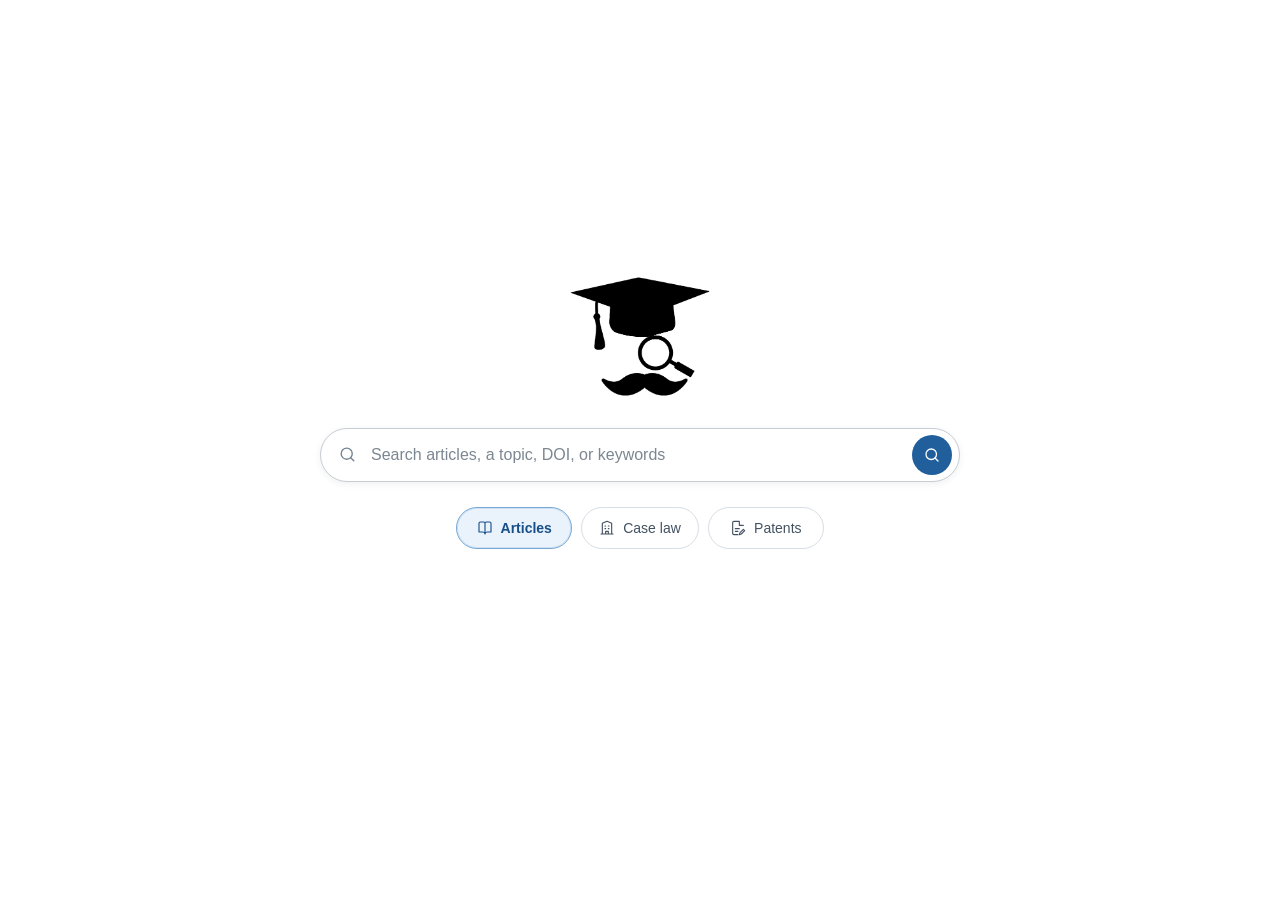
<file: index.html>
<!doctype html>
<html lang="en">
<head>
  <meta charset="utf-8">
  <meta name="viewport" content="width=device-width, initial-scale=1">
  <meta name="color-scheme" content="light">
  <meta name="theme-color" content="#f4f6f8">
  <meta name="description" content="Search scholarly articles, authors, journals, institutions, citations, and open-access research across academic indexes.">
  <meta property="og:title" content="Acadia — Scholarly Search">
  <meta property="og:description" content="Find research, follow citations, build a library, and export citations.">
  <meta property="og:type" content="website">
  <link rel="icon" type="image/png" href="/assets/logo.png">
  <link rel="apple-touch-icon" href="/assets/logo.png">
  <link rel="manifest" href="/site.webmanifest">
  <link rel="stylesheet" href="/styles.css">
  <title>Acadia — Scholarly Search</title>
  <script defer src="/app.js"></script>
</head>
<body>
  <svg class="icon-sprite" xmlns="http://www.w3.org/2000/svg" aria-hidden="true" focusable="false">
    <symbol id="icon-search" viewBox="0 0 24 24"><circle cx="11" cy="11" r="7"/><path d="m20 20-4-4"/></symbol>
    <symbol id="icon-sliders" viewBox="0 0 24 24"><path d="M4 6h9M17 6h3M4 12h3M11 12h9M4 18h9M17 18h3"/><circle cx="15" cy="6" r="2"/><circle cx="9" cy="12" r="2"/><circle cx="15" cy="18" r="2"/></symbol>
    <symbol id="icon-circle-help" viewBox="0 0 24 24"><circle cx="12" cy="12" r="9"/><path d="M9.6 9a2.5 2.5 0 1 1 4.2 1.8c-1.1.9-1.8 1.2-1.8 2.7M12 17h.01"/></symbol>
    <symbol id="icon-bell" viewBox="0 0 24 24"><path d="M18 8a6 6 0 0 0-12 0c0 7-3 7-3 9h18c0-2-3-2-3-9M10 21h4"/></symbol>
    <symbol id="icon-info" viewBox="0 0 24 24"><circle cx="12" cy="12" r="9"/><path d="M12 11v5M12 8h.01"/></symbol>
    <symbol id="icon-link" viewBox="0 0 24 24"><path d="M10 13a5 5 0 0 0 7.1 0l2-2a5 5 0 0 0-7.1-7.1L11 5"/><path d="M14 11a5 5 0 0 0-7.1 0l-2 2a5 5 0 0 0 7.1 7.1L13 19"/></symbol>
    <symbol id="icon-file-text" viewBox="0 0 24 24"><path d="M14 2H6a2 2 0 0 0-2 2v16a2 2 0 0 0 2 2h12a2 2 0 0 0 2-2V8z"/><path d="M14 2v6h6M8 13h8M8 17h8"/></symbol>
    <symbol id="icon-bookmark" viewBox="0 0 24 24"><path d="M6 4a2 2 0 0 1 2-2h8a2 2 0 0 1 2 2v18l-6-4-6 4z"/></symbol>
    <symbol id="icon-bookmark-check" viewBox="0 0 24 24"><path d="M6 4a2 2 0 0 1 2-2h8a2 2 0 0 1 2 2v18l-6-4-6 4z"/><path d="m9 10 2 2 4-4"/></symbol>
    <symbol id="icon-quote" viewBox="0 0 24 24"><path d="M3 11h7v7H3zM14 11h7v7h-7z"/><path d="M3 11c0-4 2-6 6-7M14 11c0-4 2-6 6-7"/></symbol>
    <symbol id="icon-align-left" viewBox="0 0 24 24"><path d="M4 6h16M4 10h11M4 14h16M4 18h11"/></symbol>
    <symbol id="icon-network" viewBox="0 0 24 24"><circle cx="5" cy="6" r="2"/><circle cx="19" cy="6" r="2"/><circle cx="12" cy="18" r="2"/><path d="m7 7 4 9M17 7l-4 9M7 6h10"/></symbol>
    <symbol id="icon-layers" viewBox="0 0 24 24"><path d="m12 3 9 5-9 5-9-5zM3 12l9 5 9-5M3 16l9 5 9-5"/></symbol>
    <symbol id="icon-file-down" viewBox="0 0 24 24"><path d="M14 2H6a2 2 0 0 0-2 2v16a2 2 0 0 0 2 2h12a2 2 0 0 0 2-2V8zM14 2v6h6"/><path d="M12 11v7m-3-3 3 3 3-3"/></symbol>
    <symbol id="icon-unlock" viewBox="0 0 24 24"><rect x="4" y="10" width="16" height="11" rx="2"/><path d="M8 10V7a4 4 0 0 1 7.7-1.5"/></symbol>
    <symbol id="icon-database" viewBox="0 0 24 24"><ellipse cx="12" cy="5" rx="8" ry="3"/><path d="M4 5v14c0 1.7 3.6 3 8 3s8-1.3 8-3V5M4 12c0 1.7 3.6 3 8 3s8-1.3 8-3"/></symbol>
    <symbol id="icon-file-pen" viewBox="0 0 24 24"><path d="M14 2H6a2 2 0 0 0-2 2v16a2 2 0 0 0 2 2h6M14 2v6h6M8 13h6M8 17h4"/><path d="m15 19 5-5 2 2-5 5-3 1z"/></symbol>
    <symbol id="icon-external-link" viewBox="0 0 24 24"><path d="M14 3h7v7M21 3l-9 9"/><path d="M19 13v6a2 2 0 0 1-2 2H5a2 2 0 0 1-2-2V7a2 2 0 0 1 2-2h6"/></symbol>
    <symbol id="icon-user-round" viewBox="0 0 24 24"><circle cx="12" cy="8" r="4"/><path d="M4 21a8 8 0 0 1 16 0"/></symbol>
    <symbol id="icon-building" viewBox="0 0 24 24"><path d="M3 21h18M5 21V5l7-3 7 3v16M9 9h1M14 9h1M9 13h1M14 13h1M10 21v-4h4v4"/></symbol>
    <symbol id="icon-globe" viewBox="0 0 24 24"><circle cx="12" cy="12" r="9"/><path d="M3 12h18M12 3a15 15 0 0 1 0 18M12 3a15 15 0 0 0 0 18"/></symbol>
    <symbol id="icon-check" viewBox="0 0 24 24"><path d="m5 12 4 4L19 6"/></symbol>
    <symbol id="icon-trash" viewBox="0 0 24 24"><path d="M3 6h18M8 6V4h8v2M6 6l1 15h10l1-15M10 10v7M14 10v7"/></symbol>
    <symbol id="icon-book-open" viewBox="0 0 24 24"><path d="M12 7v14M3 5a2 2 0 0 1 2-2h5a2 2 0 0 1 2 2v16c0-2-2-3-4-3H3zM21 5a2 2 0 0 0-2-2h-5a2 2 0 0 0-2 2v16c0-2 2-3 4-3h5z"/></symbol>
    <symbol id="icon-clock" viewBox="0 0 24 24"><circle cx="12" cy="12" r="9"/><path d="M12 7v5l3 2"/></symbol>
  </svg>

  <header id="site-header" class="site-header">
    <a class="brand" href="/" aria-label="Acadia scholarly search">
      <img src="/assets/logo.png" alt="" width="42" height="42">
      <span class="brand-copy"><strong>Acadia</strong><small>trust the web here.</small></span>
    </a>
    <form id="search-form" class="search-form" role="search">
      <label class="sr-only" for="query">Search research</label>
      <input id="query" name="q" type="search" list="recent-searches" placeholder="Search articles, authors, topics, DOI…" autocomplete="off" maxlength="400" spellcheck="false">
      <datalist id="recent-searches"></datalist>
      <button id="clear-query" class="icon-button clear-query" type="button" aria-label="Clear search" title="Clear search">×</button>
      <button class="search-submit" type="submit"><svg class="ui-icon" aria-hidden="true"><use href="#icon-search"></use></svg><span>Search</span></button>
    </form>
    <button id="advanced-toggle" class="header-link" type="button" title="Show advanced search fields" aria-expanded="false" aria-controls="advanced-panel"><svg class="ui-icon" aria-hidden="true"><use href="#icon-sliders"></use></svg><span>Advanced</span></button>
    <button id="research-guide" class="header-link" type="button" title="Learn what search options, indicators, and research terms mean"><svg class="ui-icon" aria-hidden="true"><use href="#icon-circle-help"></use></svg><span>Guide</span></button>
    <a class="header-link information-shortcut" href="/information/" title="Open the color key and plain-language research glossary"><svg class="ui-icon" aria-hidden="true"><use href="#icon-info"></use></svg><span>Color key</span></a>
    <button id="alerts-shortcut" class="header-link" type="button" title="Research alerts"><svg class="ui-icon" aria-hidden="true"><use href="#icon-bell"></use></svg><span>Alerts</span></button>
  </header>

  <main id="landing-shell" class="landing-shell" aria-label="Search Acadia">
    <a class="landing-logo-link" href="/" aria-label="Acadia home">
      <img class="landing-logo" src="/assets/logo.png" alt="Acadia research logo" width="150" height="129">
    </a>
    <form id="landing-search-form" class="landing-search-form" role="search">
      <label class="sr-only" for="landing-query">Search scholarly articles, case law, or patents</label>
      <div class="landing-search-box">
        <svg class="ui-icon" aria-hidden="true"><use href="#icon-search"></use></svg>
        <input id="landing-query" name="q" type="search" placeholder="Search articles, a topic, DOI, or keywords" maxlength="400" autocomplete="off" spellcheck="false">
        <button class="landing-submit" type="submit" aria-label="Search"><svg class="ui-icon" aria-hidden="true"><use href="#icon-search"></use></svg><span class="sr-only">Search</span></button>
      </div>
    </form>
    <div class="landing-modes" role="radiogroup" aria-label="Choose what to search">
      <button class="landing-mode is-selected" type="button" role="radio" aria-checked="true" data-landing-mode="articles"><svg class="ui-icon" aria-hidden="true"><use href="#icon-book-open"></use></svg><span>Articles</span></button>
      <button class="landing-mode" type="button" role="radio" aria-checked="false" data-landing-mode="cases"><svg class="ui-icon" aria-hidden="true"><use href="#icon-building"></use></svg><span>Case law</span></button>
      <button class="landing-mode" type="button" role="radio" aria-checked="false" data-landing-mode="patents"><svg class="ui-icon" aria-hidden="true"><use href="#icon-file-pen"></use></svg><span>Patents</span></button>
    </div>
  </main>

  <nav id="primary-nav" class="primary-nav" aria-label="Research tools">
    <div class="nav-inner" id="view-nav">
      <button class="nav-item active" data-view="articles" type="button">Articles</button>
      <button class="nav-item" data-view="authors" type="button">Authors</button>
      <button class="nav-item" data-view="journals" type="button">Journals</button>
      <button class="nav-item" data-view="institutions" type="button">Institutions</button>
      <span class="nav-divider" aria-hidden="true"></span>
      <button class="nav-item" data-view="library" type="button">My library <span id="library-count" class="count-pill">0</span></button>
      <button class="nav-item" data-view="alerts" type="button">Alerts</button>
      <button class="nav-item" data-view="history" type="button">History</button>
      <button class="nav-item" data-view="metrics" type="button">My research</button>
      <span class="nav-spacer"></span>
      <button class="nav-item external-nav" data-view="patents" type="button">Patents ↗</button>
      <button class="nav-item external-nav" data-view="cases" type="button">Case law ↗</button>
    </div>
  </nav>

  <main id="page-shell" class="page-shell">
    <section class="intro-row" id="intro-row">
      <div>
        <div class="eyebrow">RESEARCH TOOLS</div>
        <h1 id="page-title">Authors</h1>
        <p id="page-description">Explore researcher profiles, publication activity, and affiliations.</p>
      </div>
    </section>

    <section id="advanced-panel" class="advanced-panel" hidden>
      <div class="advanced-grid">
        <label>Exact phrase<input id="advanced-phrase" type="text" placeholder="e.g. retrieval augmented generation" maxlength="300"></label>
        <label>Author<input id="advanced-author" type="text" placeholder="Author name" maxlength="160"></label>
        <label>Publication / journal<input id="advanced-publication" type="text" placeholder="Journal or conference" maxlength="180"></label>
        <label>Exclude words<input id="advanced-exclude" type="text" placeholder="term1, term2" maxlength="240"></label>
        <label>Search within<select id="advanced-field"><option value="all">All fields</option><option value="title">Title only</option></select></label>
        <label>Result type<select id="advanced-type"><option value="">Any type</option><option value="article">Journal article</option><option value="review">Review</option><option value="preprint">Preprint</option><option value="book">Book</option><option value="book-chapter">Book chapter</option><option value="dissertation">Thesis / dissertation</option><option value="conference-paper">Conference paper</option><option value="dataset">Dataset</option></select></label>
      </div>
      <div class="advanced-footer"><p>Advanced fields narrow metadata searches where the index supports them. Use DOI search for an exact record.</p><button id="advanced-apply" class="small-primary" type="button">Apply fields</button></div>
    </section>

    <div id="status-line" class="status-line" role="status" aria-live="polite"></div>

    <div class="research-layout">
      <aside id="filter-panel" class="filter-panel" aria-label="Search filters">
        <div class="filter-head"><strong>Refine results</strong><button id="reset-filters" class="text-button" type="button">Reset</button></div>
        <div class="filter-group">
          <label for="year-from">Publication year</label>
          <div class="year-range"><input id="year-from" type="number" min="1600" max="2100" placeholder="From" inputmode="numeric"><span>to</span><input id="year-to" type="number" min="1600" max="2100" placeholder="To" inputmode="numeric"></div>
        </div>
        <div class="filter-group">
          <label for="sort-mode">Sort results</label>
          <select id="sort-mode"><option value="relevance">Relevance</option><option value="recent">Newest first</option><option value="cited">Most cited</option></select>
        </div>
        <div class="filter-group">
          <label for="type-filter">Publication type</label>
          <select id="type-filter"><option value="">All types</option><option value="article">Journal article</option><option value="review">Review</option><option value="preprint">Preprint</option><option value="book">Book</option><option value="book-chapter">Book chapter</option><option value="dissertation">Thesis / dissertation</option><option value="conference-paper">Conference paper</option><option value="dataset">Dataset</option></select>
        </div>
        <div class="filter-group">
          <label for="min-citations">Minimum citations</label>
          <select id="min-citations"><option value="0">Any</option><option value="10">10+</option><option value="50">50+</option><option value="100">100+</option><option value="500">500+</option><option value="1000">1,000+</option></select>
        </div>
        <div class="filter-group website-filter">
          <label for="domain-filter">Limit to websites <span class="inline-help" tabindex="0" title="Only show records with a matching publisher, repository, or PDF domain." aria-label="Website filter help">?</span></label>
          <input id="domain-filter" type="text" inputmode="url" autocomplete="off" placeholder="nature.com, arxiv.org, .gov" aria-describedby="domain-filter-help" maxlength="300">
          <p id="domain-filter-help" class="filter-help">Comma-separated domains. This filters the records returned by the indexes using their available landing-page and PDF links.</p>
        </div>
        <div class="filter-group checks">
          <label class="check-line"><input id="open-access" type="checkbox"><span>Open access only</span></label>
          <label class="check-line"><input id="with-abstract" type="checkbox"><span>Has abstract</span></label>
        </div>
        <button id="apply-filters" class="filter-apply" type="button">Apply filters</button>
        <div class="filter-note"><span class="info-dot" aria-hidden="true">i</span><p>Coverage varies by index. Citation counts are database-specific and may differ from publisher totals.</p></div>
      </aside>

      <section id="content-column" class="content-column" aria-label="Search results">
        <div id="results-toolbar" class="results-toolbar" hidden>
          <div><strong id="results-heading">Results</strong><span id="results-subheading"></span></div>
          <div class="toolbar-actions">
            <button id="create-alert" class="plain-button compact" type="button">＋ Create alert</button>
            <button id="export-selected" class="plain-button compact" type="button" disabled>Export selected <span id="selected-count">0</span></button>
          </div>
        </div>
        <div id="results" class="results-list"></div>
        <div id="pagination" class="pagination" hidden><button id="previous-page" type="button" class="plain-button" disabled>Previous</button><span id="page-indicator">Page 1</span><button id="next-page" type="button" class="plain-button">Next</button></div>
      </section>
    </div>

    <footer class="site-footer">
      <div><strong>Acadia</strong> <span>Scholarly discovery, without the guesswork.</span></div>
      <p>Metadata from OpenAlex, Crossref, and Semantic Scholar. Source indicators describe metadata signals, not the validity of an individual claim.</p>
      <div class="footer-help-links"><a class="text-button" href="/information/">Color key &amp; glossary</a><button id="about-data" class="text-button" type="button"><svg class="ui-icon" aria-hidden="true"><use href="#icon-info"></use></svg> How sources and citation counts work</button></div>
    </footer>
  </main>

  <div id="modal-root" class="modal-root" hidden>
    <div class="modal-backdrop" data-modal-close></div>
    <section class="modal-dialog" role="dialog" aria-modal="true" aria-labelledby="modal-title" tabindex="-1">
      <div class="modal-header"><div><div id="modal-kicker" class="eyebrow">ACADIA</div><h2 id="modal-title">Details</h2></div><button id="modal-close" class="modal-close" type="button" aria-label="Close dialog">×</button></div>
      <div id="modal-content" class="modal-content"></div>
    </section>
  </div>
  <div id="toast-region" class="toast-region" role="status" aria-live="polite"></div>
</body>
</html>
</file>
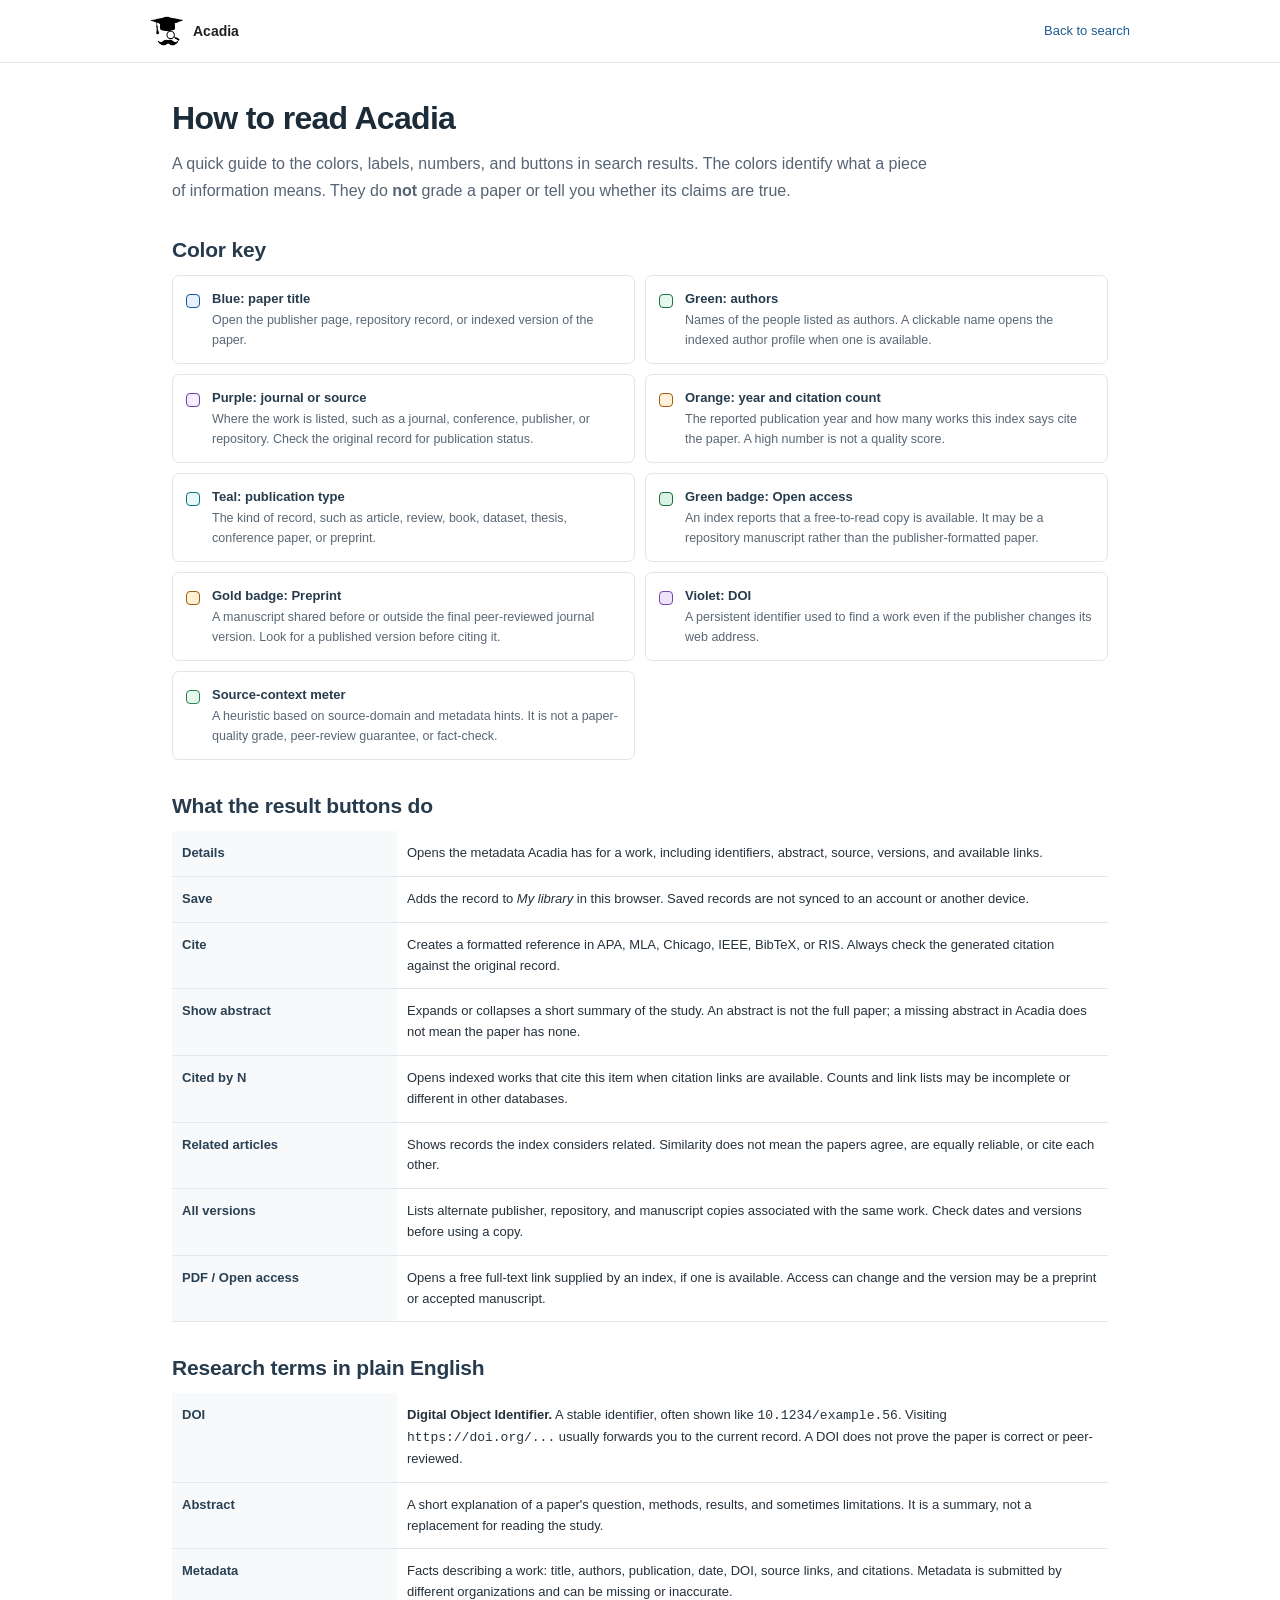
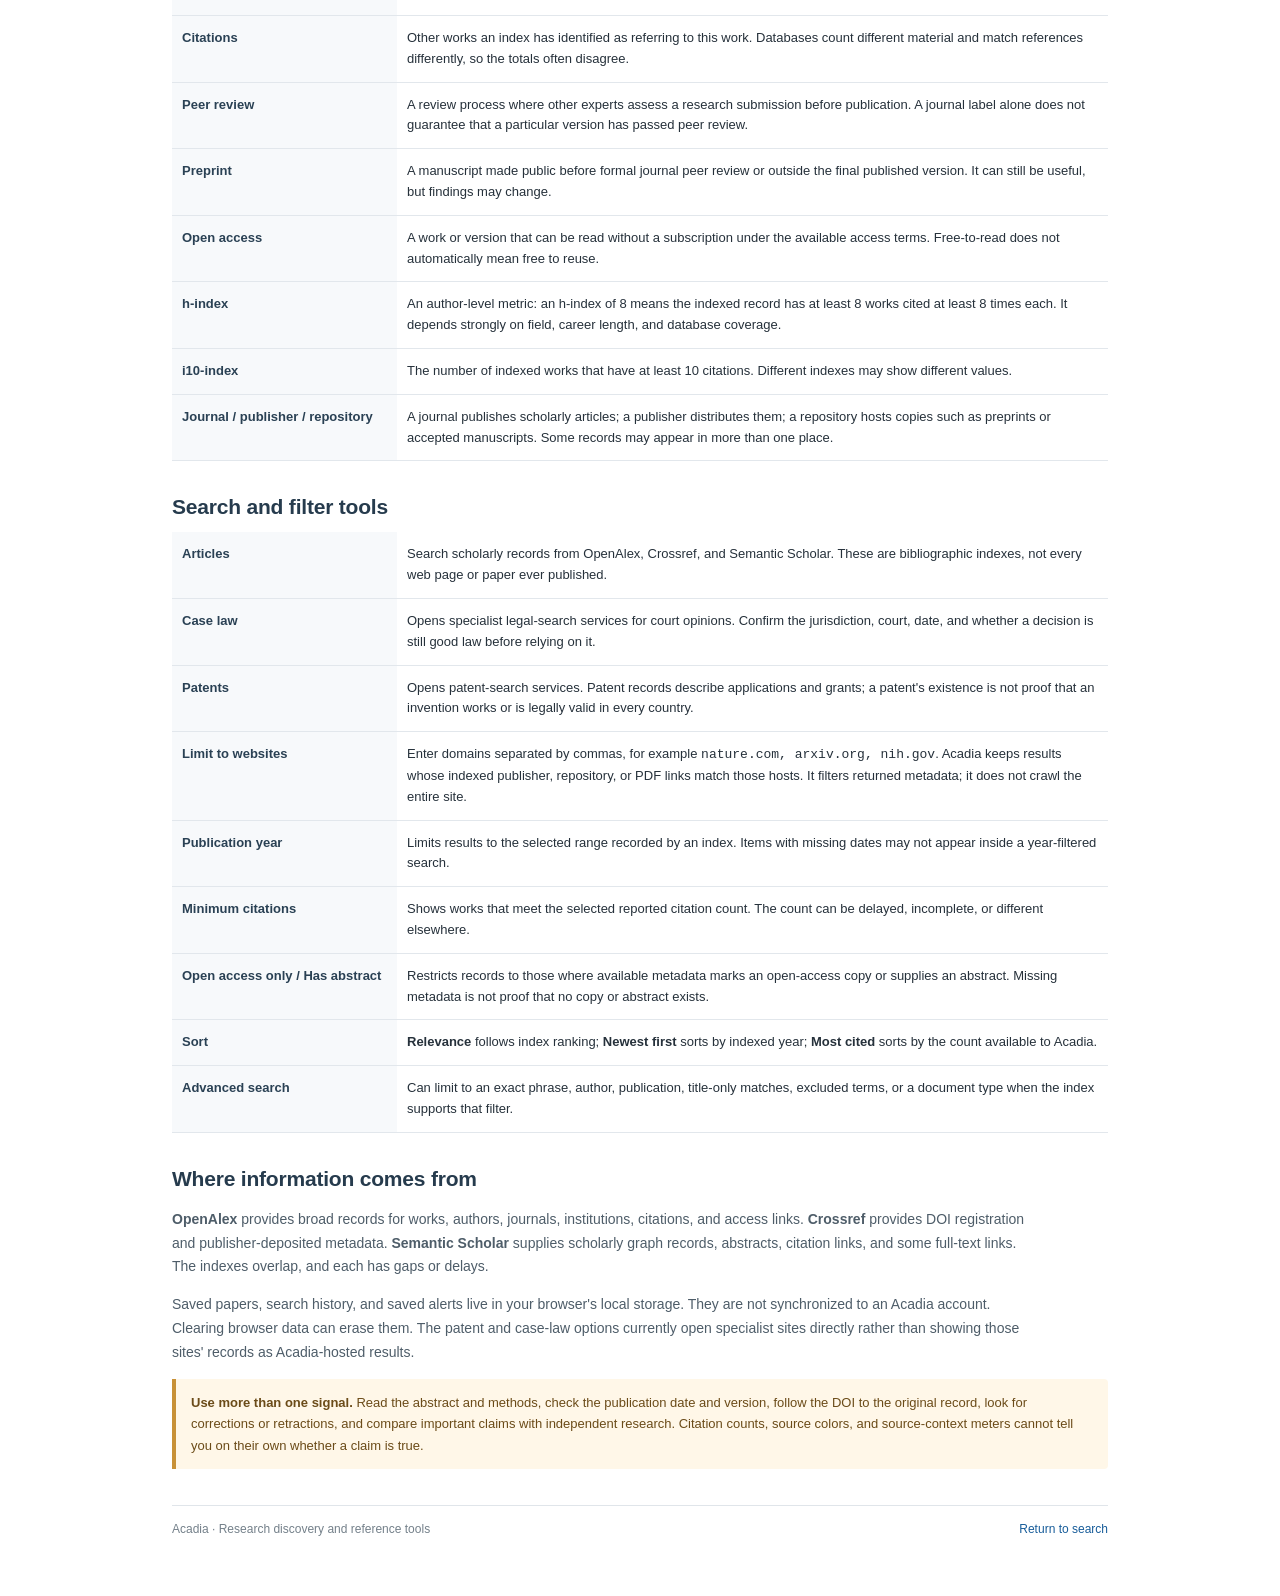
<file: information/index.html>
<!doctype html>
<html lang="en">
<head>
  <meta charset="utf-8">
  <meta name="viewport" content="width=device-width,initial-scale=1">
  <meta name="color-scheme" content="light">
  <meta name="description" content="A plain-language guide to Acadia's result colors, research labels, citations, and search tools.">
  <link rel="icon" type="image/png" href="/assets/logo.png">
  <link rel="stylesheet" href="/styles.css">
  <title>Acadia Information — Color Key & Research Guide</title>
  <style>
    body.info-page{background:#fff;color:#26313b}
    .info-top{display:flex;align-items:center;justify-content:space-between;gap:18px;padding:14px max(18px,calc((100vw - 980px)/2));border-bottom:1px solid #e0e5ea}
    .info-brand{display:flex;align-items:center;gap:9px;color:#202124;font-weight:700;text-decoration:none}
    .info-brand img{width:34px;height:34px;object-fit:contain}
    .info-home{color:#205b91;font-size:13px}
    .info-wrap{max-width:980px;margin:0 auto;padding:32px 22px 60px}
    .info-wrap h1{font-size:32px;font-weight:600;letter-spacing:-.7px;color:#1c2b38;margin:0 0 9px}
    .info-lead{font-size:16px;line-height:1.65;color:#566474;max-width:760px;margin:0 0 28px}
    .info-section{margin:30px 0}
    .info-section h2{font-size:21px;letter-spacing:-.2px;color:#263b4d;margin:0 0 10px}
    .info-section>p{color:#4e5d69;font-size:14px;line-height:1.7;max-width:860px}
    .color-key{display:grid;grid-template-columns:repeat(2,minmax(0,1fr));gap:10px}
    .key-row{display:flex;align-items:flex-start;gap:12px;padding:13px;border:1px solid #e0e6ec;border-radius:7px;background:#fff}
    .key-swatch{flex:0 0 14px;width:14px;height:14px;margin-top:5px;border-radius:4px;border:1px solid currentColor}
    .key-copy strong{display:block;font-size:13px;margin:0 0 3px;color:#263b4d}
    .key-copy p{margin:0;color:#596774;font-size:12.5px;line-height:1.55}
    .swatch-title{color:#135ba1;background:#e7f0fc}.swatch-author{color:#187044;background:#e7f7ed}.swatch-source{color:#6b42a1;background:#f3edfc}.swatch-year{color:#a45b0a;background:#fff0dc}.swatch-type{color:#08767b;background:#e8f7f7}.swatch-oa{color:#17683c;background:#d9f3e3}.swatch-preprint{color:#9a610c;background:#fff0d3}.swatch-doi{color:#7547a9;background:#eee3fc}.swatch-citation{color:#a45b0a;background:#fff0dc}.swatch-signal{color:#278456;background:#e7f7ed}
    .info-table{width:100%;border-collapse:collapse;margin-top:10px;font-size:13px}
    .info-table th,.info-table td{padding:12px 10px;text-align:left;vertical-align:top;border-bottom:1px solid #e2e7ec;line-height:1.6}
    .info-table th{width:225px;color:#2a4154;font-weight:700;background:#f7f9fb}
    .info-note{padding:13px 15px;border-left:4px solid #c89137;background:#fff7e8;color:#6b4b18;font-size:13px;line-height:1.65;border-radius:0 4px 4px 0}
    .info-footer{margin-top:36px;border-top:1px solid #e0e5ea;padding-top:15px;color:#74808a;font-size:12px;display:flex;flex-wrap:wrap;justify-content:space-between;gap:10px}
    .info-wrap a{color:#185d9a}
    @media(max-width:680px){.color-key{grid-template-columns:1fr}.info-wrap{padding:25px 16px 42px}.info-wrap h1{font-size:27px}.info-table th{width:135px}.info-table th,.info-table td{padding:9px 7px}.info-top{padding:12px 15px}}
  </style>
</head>
<body class="info-page">
  <header class="info-top">
    <a class="info-brand" href="/"><img src="/assets/logo.png" alt=""><span>Acadia</span></a>
    <a class="info-home" href="/">Back to search</a>
  </header>
  <main class="info-wrap">
    <h1>How to read Acadia</h1>
    <p class="info-lead">A quick guide to the colors, labels, numbers, and buttons in search results. The colors identify what a piece of information means. They do <strong>not</strong> grade a paper or tell you whether its claims are true.</p>

    <section class="info-section" id="color-key">
      <h2>Color key</h2>
      <div class="color-key">
        <div class="key-row"><span class="key-swatch swatch-title"></span><div class="key-copy"><strong>Blue: paper title</strong><p>Open the publisher page, repository record, or indexed version of the paper.</p></div></div>
        <div class="key-row"><span class="key-swatch swatch-author"></span><div class="key-copy"><strong>Green: authors</strong><p>Names of the people listed as authors. A clickable name opens the indexed author profile when one is available.</p></div></div>
        <div class="key-row"><span class="key-swatch swatch-source"></span><div class="key-copy"><strong>Purple: journal or source</strong><p>Where the work is listed, such as a journal, conference, publisher, or repository. Check the original record for publication status.</p></div></div>
        <div class="key-row"><span class="key-swatch swatch-year"></span><div class="key-copy"><strong>Orange: year and citation count</strong><p>The reported publication year and how many works this index says cite the paper. A high number is not a quality score.</p></div></div>
        <div class="key-row"><span class="key-swatch swatch-type"></span><div class="key-copy"><strong>Teal: publication type</strong><p>The kind of record, such as article, review, book, dataset, thesis, conference paper, or preprint.</p></div></div>
        <div class="key-row"><span class="key-swatch swatch-oa"></span><div class="key-copy"><strong>Green badge: Open access</strong><p>An index reports that a free-to-read copy is available. It may be a repository manuscript rather than the publisher-formatted paper.</p></div></div>
        <div class="key-row"><span class="key-swatch swatch-preprint"></span><div class="key-copy"><strong>Gold badge: Preprint</strong><p>A manuscript shared before or outside the final peer-reviewed journal version. Look for a published version before citing it.</p></div></div>
        <div class="key-row"><span class="key-swatch swatch-doi"></span><div class="key-copy"><strong>Violet: DOI</strong><p>A persistent identifier used to find a work even if the publisher changes its web address.</p></div></div>
        <div class="key-row"><span class="key-swatch swatch-signal"></span><div class="key-copy"><strong>Source-context meter</strong><p>A heuristic based on source-domain and metadata hints. It is not a paper-quality grade, peer-review guarantee, or fact-check.</p></div></div>
      </div>
    </section>

    <section class="info-section" id="result-actions">
      <h2>What the result buttons do</h2>
      <table class="info-table">
        <tbody>
          <tr><th>Details</th><td>Opens the metadata Acadia has for a work, including identifiers, abstract, source, versions, and available links.</td></tr>
          <tr><th>Save</th><td>Adds the record to <em>My library</em> in this browser. Saved records are not synced to an account or another device.</td></tr>
          <tr><th>Cite</th><td>Creates a formatted reference in APA, MLA, Chicago, IEEE, BibTeX, or RIS. Always check the generated citation against the original record.</td></tr>
          <tr><th>Show abstract</th><td>Expands or collapses a short summary of the study. An abstract is not the full paper; a missing abstract in Acadia does not mean the paper has none.</td></tr>
          <tr><th>Cited by N</th><td>Opens indexed works that cite this item when citation links are available. Counts and link lists may be incomplete or different in other databases.</td></tr>
          <tr><th>Related articles</th><td>Shows records the index considers related. Similarity does not mean the papers agree, are equally reliable, or cite each other.</td></tr>
          <tr><th>All versions</th><td>Lists alternate publisher, repository, and manuscript copies associated with the same work. Check dates and versions before using a copy.</td></tr>
          <tr><th>PDF / Open access</th><td>Opens a free full-text link supplied by an index, if one is available. Access can change and the version may be a preprint or accepted manuscript.</td></tr>
        </tbody>
      </table>
    </section>

    <section class="info-section" id="terms">
      <h2>Research terms in plain English</h2>
      <table class="info-table">
        <tbody>
          <tr><th>DOI</th><td><strong>Digital Object Identifier.</strong> A stable identifier, often shown like <code>10.1234/example.56</code>. Visiting <code>https://doi.org/...</code> usually forwards you to the current record. A DOI does not prove the paper is correct or peer-reviewed.</td></tr>
          <tr><th>Abstract</th><td>A short explanation of a paper's question, methods, results, and sometimes limitations. It is a summary, not a replacement for reading the study.</td></tr>
          <tr><th>Metadata</th><td>Facts describing a work: title, authors, publication, date, DOI, source links, and citations. Metadata is submitted by different organizations and can be missing or inaccurate.</td></tr>
          <tr><th>Citations</th><td>Other works an index has identified as referring to this work. Databases count different material and match references differently, so the totals often disagree.</td></tr>
          <tr><th>Peer review</th><td>A review process where other experts assess a research submission before publication. A journal label alone does not guarantee that a particular version has passed peer review.</td></tr>
          <tr><th>Preprint</th><td>A manuscript made public before formal journal peer review or outside the final published version. It can still be useful, but findings may change.</td></tr>
          <tr><th>Open access</th><td>A work or version that can be read without a subscription under the available access terms. Free-to-read does not automatically mean free to reuse.</td></tr>
          <tr><th>h-index</th><td>An author-level metric: an h-index of 8 means the indexed record has at least 8 works cited at least 8 times each. It depends strongly on field, career length, and database coverage.</td></tr>
          <tr><th>i10-index</th><td>The number of indexed works that have at least 10 citations. Different indexes may show different values.</td></tr>
          <tr><th>Journal / publisher / repository</th><td>A journal publishes scholarly articles; a publisher distributes them; a repository hosts copies such as preprints or accepted manuscripts. Some records may appear in more than one place.</td></tr>
        </tbody>
      </table>
    </section>

    <section class="info-section" id="search-tools">
      <h2>Search and filter tools</h2>
      <table class="info-table">
        <tbody>
          <tr><th>Articles</th><td>Search scholarly records from OpenAlex, Crossref, and Semantic Scholar. These are bibliographic indexes, not every web page or paper ever published.</td></tr>
          <tr><th>Case law</th><td>Opens specialist legal-search services for court opinions. Confirm the jurisdiction, court, date, and whether a decision is still good law before relying on it.</td></tr>
          <tr><th>Patents</th><td>Opens patent-search services. Patent records describe applications and grants; a patent's existence is not proof that an invention works or is legally valid in every country.</td></tr>
          <tr><th>Limit to websites</th><td>Enter domains separated by commas, for example <code>nature.com, arxiv.org, nih.gov</code>. Acadia keeps results whose indexed publisher, repository, or PDF links match those hosts. It filters returned metadata; it does not crawl the entire site.</td></tr>
          <tr><th>Publication year</th><td>Limits results to the selected range recorded by an index. Items with missing dates may not appear inside a year-filtered search.</td></tr>
          <tr><th>Minimum citations</th><td>Shows works that meet the selected reported citation count. The count can be delayed, incomplete, or different elsewhere.</td></tr>
          <tr><th>Open access only / Has abstract</th><td>Restricts records to those where available metadata marks an open-access copy or supplies an abstract. Missing metadata is not proof that no copy or abstract exists.</td></tr>
          <tr><th>Sort</th><td><strong>Relevance</strong> follows index ranking; <strong>Newest first</strong> sorts by indexed year; <strong>Most cited</strong> sorts by the count available to Acadia.</td></tr>
          <tr><th>Advanced search</th><td>Can limit to an exact phrase, author, publication, title-only matches, excluded terms, or a document type when the index supports that filter.</td></tr>
        </tbody>
      </table>
    </section>

    <section class="info-section" id="data-and-privacy">
      <h2>Where information comes from</h2>
      <p><strong>OpenAlex</strong> provides broad records for works, authors, journals, institutions, citations, and access links. <strong>Crossref</strong> provides DOI registration and publisher-deposited metadata. <strong>Semantic Scholar</strong> supplies scholarly graph records, abstracts, citation links, and some full-text links. The indexes overlap, and each has gaps or delays.</p>
      <p>Saved papers, search history, and saved alerts live in your browser's local storage. They are not synchronized to an Acadia account. Clearing browser data can erase them. The patent and case-law options currently open specialist sites directly rather than showing those sites' records as Acadia-hosted results.</p>
      <div class="info-note"><strong>Use more than one signal.</strong> Read the abstract and methods, check the publication date and version, follow the DOI to the original record, look for corrections or retractions, and compare important claims with independent research. Citation counts, source colors, and source-context meters cannot tell you on their own whether a claim is true.</div>
    </section>
    <footer class="info-footer"><span>Acadia · Research discovery and reference tools</span><a href="/">Return to search</a></footer>
  </main>
</body>
</html>
</file>
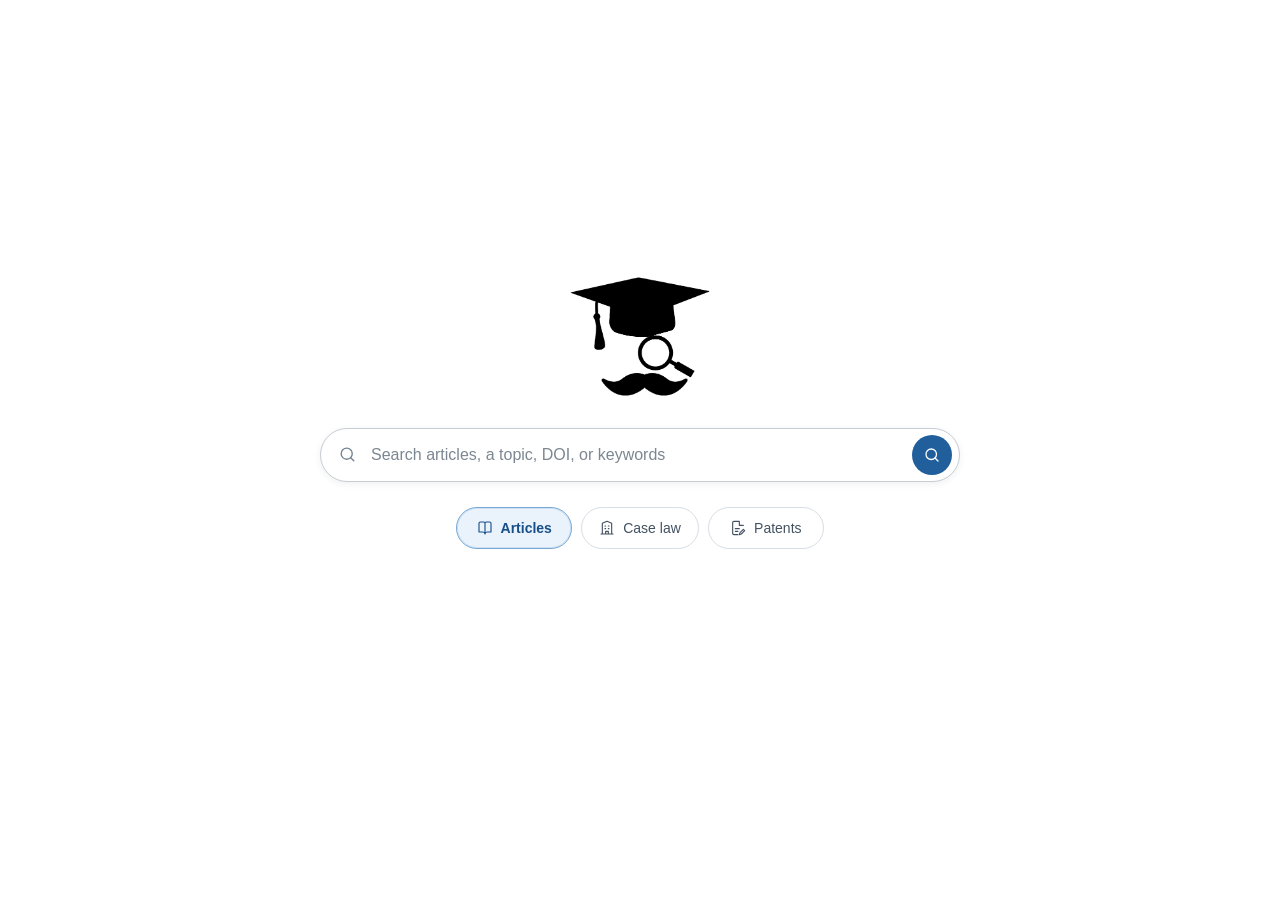
<file: search/index.html>
<!doctype html>
<html lang="en"><head><meta charset="utf-8"><meta name="viewport" content="width=device-width,initial-scale=1"><title>Acadia — Redirecting</title><link rel="icon" type="image/png" href="/assets/logo.png"><meta name="robots" content="noindex"><script>window.location.replace('/' + window.location.search + window.location.hash);</script><noscript><meta http-equiv="refresh" content="0;url=/"></noscript></head><body><p>Acadia has moved to the <a href="/">main search page</a>.</p></body></html>
</file>
<file: styles.css>
:root{font-family:Arial,Helvetica,sans-serif;color:#202124;background:#fff;font-size:14px;line-height:1.48;--blue:#1a5fa3;--blue-dark:#174a7c;--link:#1a0dab;--muted:#5f6368;--line:#dfe3e8;--soft:#f5f7fa;--green:#28734b;--amber:#8a641e;--red:#8e3d3d;--content:1480px}*{box-sizing:border-box}html{scroll-behavior:smooth}body{margin:0;background:#fff;color:#202124;cursor:auto}button,input,select,textarea{font:inherit}button,a,select,input[type=checkbox],summary{cursor:pointer}input[type=text],input[type=search],input[type=number],textarea{cursor:text}button{color:inherit}a{color:var(--link);text-decoration:none}a:hover{text-decoration:underline}button:focus-visible,a:focus-visible,input:focus-visible,select:focus-visible{outline:2px solid #6a9ed1;outline-offset:2px}.sr-only{position:absolute;width:1px;height:1px;padding:0;margin:-1px;overflow:hidden;clip:rect(0,0,0,0);white-space:nowrap;border:0}.site-header{min-height:76px;padding:12px max(20px,calc((100vw - var(--content))/2));display:flex;align-items:center;gap:26px;border-bottom:1px solid #e3e7ec;background:#fff}.brand{flex:0 0 auto;display:flex;align-items:center;gap:10px;color:#202124;text-decoration:none;min-width:174px}.brand:hover{text-decoration:none}.brand img{width:42px;height:42px;object-fit:contain;display:block}.brand-copy{display:flex;flex-direction:column;line-height:1.1}.brand-copy strong{font-family:Georgia,'Times New Roman',serif;font-size:25px;letter-spacing:-.7px;font-weight:500}.brand-copy small{font-size:11px;color:#68717a;margin-top:4px;letter-spacing:.2px}.search-form{display:flex;align-items:center;width:min(730px,100%);height:42px;border:1px solid #bfc6ce;border-radius:4px;overflow:hidden;box-shadow:0 1px 2px #00000008}.search-form:focus-within{border-color:#6a91b8;box-shadow:0 0 0 2px #d8e6f4}.search-form input{min-width:0;flex:1;height:100%;border:0;background:#fff;color:#202124;padding:0 13px;outline:none;font-size:15px}.search-form input::-webkit-search-cancel-button{display:none}.icon-button{border:0;background:transparent}.clear-query{width:34px;height:100%;font-size:23px;color:#727980;line-height:1;display:none}.clear-query.visible{display:block}.search-submit,.small-primary{height:100%;border:0;border-left:1px solid #bfc6ce;border-radius:0;background:#edf2f7;color:#223f60;padding:0 20px;font-weight:600}.search-submit:hover,.small-primary:hover{background:#e2eaf2}.header-link{border:0;background:transparent;display:flex;gap:7px;align-items:center;color:#425466;margin-left:auto;padding:8px 2px}.header-link span:first-child{font-size:18px}.primary-nav{border-bottom:1px solid #e1e5ea;background:#f7f8fa}.nav-inner{max-width:var(--content);margin:0 auto;padding:0 20px;display:flex;align-items:stretch;gap:5px;min-height:45px;overflow-x:auto;scrollbar-width:thin}.nav-item{background:transparent;border:0;border-bottom:2px solid transparent;padding:0 12px;color:#4c535a;white-space:nowrap;font-size:13px}.nav-item:hover{background:#edf1f5;color:#1d3f60}.nav-item.active{border-bottom-color:#2b679e;color:#214d78;font-weight:600}.nav-divider{width:1px;height:22px;background:#d8dde3;align-self:center;margin:0 6px}.nav-spacer{flex:1}.external-nav{color:#69747e}.count-pill{display:inline-flex;align-items:center;justify-content:center;min-width:19px;height:18px;margin-left:4px;padding:0 5px;border-radius:10px;background:#e6ebf0;color:#45515b;font-size:11px}.page-shell{max-width:var(--content);margin:0 auto;padding:26px 24px 36px}.intro-row{display:flex;align-items:center;justify-content:space-between;gap:20px;margin:1px 0 20px}.eyebrow{font-size:10px;line-height:1.4;letter-spacing:1.2px;color:#63768a;font-weight:700}.intro-row h1{font-family:Georgia,'Times New Roman',serif;font-weight:400;font-size:27px;letter-spacing:-.35px;line-height:1.2;margin:3px 0 7px}.intro-row p{margin:0;color:#5f6368;font-size:13px}.plain-button,.text-button{display:inline-flex;align-items:center;justify-content:center;gap:7px;border:1px solid #cdd4dc;background:#fff;color:#42566b;border-radius:4px;padding:8px 12px;font-size:12px;white-space:nowrap}.plain-button:hover{background:#f5f8fb;border-color:#aebdcb;text-decoration:none}.plain-button:disabled{color:#a6acb3;background:#f8f9fa;border-color:#e3e6e9;cursor:not-allowed}.text-button{padding:2px 4px;border:0;background:transparent;color:#55718d;text-decoration:none}.text-button:hover{text-decoration:underline}.compact{padding:6px 10px}.advanced-panel{border:1px solid #dbe1e8;background:#fafbfd;padding:16px 18px;margin:0 0 17px;border-radius:4px}.advanced-grid{display:grid;grid-template-columns:repeat(3,minmax(0,1fr));gap:12px 18px}.advanced-grid label,.filter-group>label{display:flex;flex-direction:column;gap:6px;color:#4c535a;font-size:12px;font-weight:600}.advanced-grid input,.advanced-grid select,.filter-group select,.year-range input{min-width:0;width:100%;height:34px;border:1px solid #cdd4dc;border-radius:3px;background:#fff;color:#202124;padding:5px 9px;font-size:12px;font-weight:400}.advanced-footer{display:flex;align-items:center;justify-content:space-between;gap:20px;margin-top:13px}.advanced-footer p{margin:0;color:#6a727a;font-size:11px}.advanced-footer .small-primary{height:32px;border:1px solid #b8c7d7;border-radius:3px;padding:0 14px}.status-line{min-height:0;margin:0;color:#66717a;font-size:12px}.status-line:not(:empty){margin:4px 0 12px}.research-layout{display:grid;grid-template-columns:220px minmax(0,1fr);gap:30px;align-items:start}.filter-panel{border-top:2px solid #6787a7;background:#fafbfc;padding:14px 14px 16px;border-bottom:1px solid #e1e5e9}.filter-head{display:flex;align-items:center;justify-content:space-between;margin:0 0 14px;color:#303b45}.filter-head strong{font-size:13px}.filter-group{border-top:1px solid #e4e8ec;padding:12px 0}.filter-group>label{margin-bottom:7px}.year-range{display:grid;grid-template-columns:minmax(0,1fr) 14px minmax(0,1fr);align-items:center;gap:5px}.year-range span{text-align:center;color:#727a82;font-size:11px}.year-range input{padding:5px 6px}.checks{display:flex;flex-direction:column;gap:10px}.check-line{display:flex;align-items:center;gap:8px;color:#4d555d;font-size:12px;cursor:pointer}.check-line input{accent-color:#2d679a;margin:0}.filter-apply{width:100%;height:32px;border:1px solid #bbcad8;border-radius:3px;background:#edf3f8;color:#284e72;font-size:12px;font-weight:600}.filter-apply:hover{background:#e4edf6}.filter-note{display:flex;gap:7px;margin-top:14px;padding-top:12px;border-top:1px solid #e2e6eb;color:#747c84}.filter-note p{font-size:10px;line-height:1.5;margin:0}.info-dot{flex:0 0 auto;width:15px;height:15px;display:inline-flex;align-items:center;justify-content:center;border:1px solid #aab5c0;border-radius:50%;font-size:10px}.content-column{min-width:0}.results-toolbar{display:flex;align-items:flex-start;justify-content:space-between;gap:16px;border-bottom:1px solid #dce1e6;padding:0 0 12px;margin-bottom:1px}.results-toolbar>div:first-child{display:flex;flex-direction:column;gap:3px}.results-toolbar strong{font-size:13px;color:#30363c}.results-toolbar span{font-size:11px;color:#69727c}.toolbar-actions{display:flex;gap:7px;align-items:center}.results-list{min-width:0}.article-result{position:relative;border-bottom:1px solid #e3e7eb;padding:17px 0 17px 0}.result-topline{display:flex;align-items:center;justify-content:space-between;gap:15px;margin-bottom:3px}.result-meta{font-size:11px;color:#5c6973;min-width:0;overflow-wrap:anywhere}.source-signal{display:inline-flex;align-items:center;gap:5px;flex:0 0 auto;color:#5c6973;font-size:10px;white-space:nowrap}.signal-bar{display:inline-flex;width:42px;height:4px;background:#e5e9ed;border-radius:5px;overflow:hidden}.signal-bar span{display:block;height:100%;background:#5d9575}.result-title{font-size:18px;font-weight:400;line-height:1.32;margin:0 0 4px;overflow-wrap:anywhere}.result-title a{color:#174f89}.result-title a:hover{text-decoration:underline}.result-authors{font-size:12px;color:#555f68;margin:0 0 5px;line-height:1.45}.result-authors button{border:0;background:none;padding:0;color:#526f89;font-size:inherit}.result-authors button:hover{text-decoration:underline}.result-snippet{font-size:12.5px;line-height:1.55;color:#363c42;margin:0;max-width:1050px;overflow-wrap:anywhere}.result-snippet.muted{color:#69727a}.result-badges{display:flex;flex-wrap:wrap;gap:5px;margin-top:7px}.result-badge{font-size:10px;color:#4d5c68;background:#f0f3f6;border:1px solid #e3e8ec;border-radius:2px;padding:2px 5px}.result-badge.oa{color:#276947;background:#f0f7f2;border-color:#d8e9dd}.result-badge.preprint{color:#805e22;background:#faf6e9;border-color:#eee4c7}.result-actions{display:flex;flex-wrap:wrap;align-items:center;gap:5px 13px;margin-top:8px}.result-action{border:0;padding:0;background:transparent;color:#526f8b;font-size:11px;line-height:1.5}.result-action:hover{text-decoration:underline;color:#194d7b}.result-action.saved{color:#247246;font-weight:600}.result-select{margin-right:8px;width:13px;height:13px;vertical-align:-1px;accent-color:#2d679a}.result-action.primary{color:#1b5c91}.result-note{padding:13px 0;color:#626b74;font-size:12px}.empty-panel{border:1px solid #dfe5eb;border-radius:4px;background:#fbfcfd;padding:32px;max-width:100%;margin-top:5px}.empty-panel h2{font-family:Georgia,'Times New Roman',serif;font-size:23px;font-weight:400;margin:0 0 8px}.empty-panel p{color:#65717c;max-width:650px;margin:0 0 16px}.quick-searches{display:flex;flex-wrap:wrap;gap:8px}.quick-searches button{border:1px solid #d5dfe8;background:#fff;padding:7px 10px;border-radius:3px;color:#315c83;font-size:12px}.quick-searches button:hover{background:#f2f6fa}.loading-row{padding:26px 0;color:#5f6b76;font-size:12px;display:flex;align-items:center;gap:10px}.spinner{width:16px;height:16px;border:2px solid #d9e2e9;border-top-color:#366a98;border-radius:50%;animation:spin .8s linear infinite}@keyframes spin{to{transform:rotate(360deg)}}.pagination{display:flex;justify-content:center;align-items:center;gap:18px;padding:20px 0 4px;color:#68727b;font-size:12px}.author-result,.entity-result,.saved-result,.history-result,.alert-result,.metric-card{padding:15px 0;border-bottom:1px solid #e3e7eb}.author-name,.entity-name{font-family:Georgia,'Times New Roman',serif;font-size:19px;line-height:1.3;font-weight:400;color:#174f89;margin:0 0 4px}.author-subline,.entity-subline{color:#57626b;font-size:12px;margin:0 0 8px}.metric-row{display:flex;flex-wrap:wrap;gap:7px 18px;color:#46525c;font-size:12px}.metric-row strong{color:#293844}.author-actions{display:flex;gap:12px;margin-top:9px}.author-actions button{font-size:11px}.entity-result .result-actions{margin-top:10px}.site-footer{margin-top:44px;border-top:1px solid #e2e6eb;padding-top:16px;display:grid;grid-template-columns:1fr minmax(260px,600px) auto;gap:20px;align-items:start;color:#6c747b}.site-footer>div{font-family:Georgia,'Times New Roman',serif;color:#42566a}.site-footer>div strong{font-size:16px;font-weight:500}.site-footer>div span{font-family:Arial,Helvetica,sans-serif;display:block;font-size:11px;margin-top:3px}.site-footer p{font-size:10px;line-height:1.5;margin:0}.site-footer .text-button{font-size:10px;text-align:right}.external-search-panel{border:1px solid #dfe5eb;background:#fbfcfd;padding:22px;margin:10px 0}.external-search-panel h2{font-family:Georgia,'Times New Roman',serif;font-size:23px;font-weight:400;margin:0 0 8px}.external-search-panel p{color:#626c75;max-width:720px}.external-links{display:flex;flex-wrap:wrap;gap:9px;margin-top:18px}.external-links a{display:inline-block;border:1px solid #cbd7e1;background:#fff;padding:9px 12px;border-radius:3px;color:#24577f;font-size:12px}.external-links a:hover{background:#f0f5f9;text-decoration:none}.modal-root{position:fixed;inset:0;z-index:1000;display:flex;align-items:flex-start;justify-content:center;padding:7vh 18px 24px;overflow:auto}.modal-backdrop{position:fixed;inset:0;background:#10182080;backdrop-filter:blur(1.5px)}.modal-dialog{position:relative;z-index:1;width:min(800px,100%);max-height:86vh;overflow:auto;background:#fff;border:1px solid #d3dce4;border-radius:5px;box-shadow:0 18px 60px #0003}.modal-header{display:flex;justify-content:space-between;gap:20px;align-items:flex-start;padding:19px 22px 15px;border-bottom:1px solid #e2e6eb;background:#fafbfc}.modal-header h2{font-family:Georgia,'Times New Roman',serif;font-size:22px;font-weight:400;line-height:1.3;margin:3px 0 0}.modal-close{border:0;background:transparent;color:#5b626a;font-size:28px;line-height:1;padding:0 2px}.modal-content{padding:20px 22px 24px}.modal-content h3{font-size:14px;color:#354b5e;margin:20px 0 8px}.modal-content p{line-height:1.6;color:#47515a}.modal-content .subtle{font-size:11px;color:#737d86}.detail-meta{color:#5c6670;font-size:12px}.abstract-full{font-size:13px;white-space:pre-wrap}.modal-actions{display:flex;flex-wrap:wrap;gap:8px;margin:15px 0}.modal-actions button,.modal-actions a{display:inline-flex;align-items:center;justify-content:center;padding:7px 10px;border:1px solid #cbd6df;border-radius:3px;background:#fff;color:#315d82;font-size:12px}.modal-actions button:hover,.modal-actions a:hover{background:#f3f7fa;text-decoration:none}.citation-output{width:100%;min-height:150px;resize:vertical;border:1px solid #d3dbe3;border-radius:3px;padding:11px;font:12px/1.55 Consolas,Monaco,monospace;color:#313941;background:#fafbfc;white-space:pre-wrap}.citation-controls{display:flex;gap:10px;flex-wrap:wrap;align-items:center;margin:12px 0}.citation-controls select{height:34px;border:1px solid #cbd4dd;padding:5px 8px;background:white;border-radius:3px}.related-list{margin:0;padding:0;list-style:none}.related-list li{border-bottom:1px solid #e6eaee;padding:11px 0}.related-list h4{margin:0 0 3px;font-size:14px;font-weight:400;line-height:1.4}.related-list h4 button{border:0;padding:0;background:none;color:#174f89;text-align:left;font-size:inherit}.related-list p{margin:0;font-size:11px;color:#68727b}.profile-stat-grid{display:grid;grid-template-columns:repeat(4,minmax(0,1fr));gap:8px;margin:16px 0}.profile-stat{padding:12px;border:1px solid #e0e5e9;background:#fafbfc}.profile-stat strong{display:block;font-size:20px;font-weight:500;color:#2a5278}.profile-stat span{display:block;margin-top:3px;font-size:10px;color:#69747e}.field-label{display:block;margin:12px 0 5px;color:#4e5b65;font-size:12px;font-weight:600}.modal-input{width:100%;height:36px;padding:7px 9px;border:1px solid #cbd4dd;border-radius:3px}.helper-text{font-size:11px!important;color:#737d86!important}.inline-error{padding:10px 12px;border:1px solid #ecd6d6;background:#fff8f8;color:#783b3b;border-radius:3px;font-size:12px}.toast-region{position:fixed;bottom:18px;right:18px;z-index:1200;display:flex;flex-direction:column;gap:8px;pointer-events:none}.toast{background:#263846;color:#fff;padding:10px 14px;border-radius:4px;box-shadow:0 5px 18px #0002;font-size:12px;max-width:min(380px,calc(100vw - 36px));animation:toast-in .15s ease-out}@keyframes toast-in{from{opacity:0;transform:translateY(5px)}to{opacity:1;transform:translateY(0)}}.loading-button{opacity:.7;pointer-events:none}.no-results{padding:30px 0;color:#66717c}.no-results h2{font-family:Georgia,'Times New Roman',serif;font-weight:400;font-size:22px;color:#2d3b47;margin:0 0 8px}.warning-note{border-left:3px solid #c8aa61;background:#fcf9f0;padding:10px 13px;color:#675629;font-size:12px;line-height:1.55;margin:12px 0}.success-note{border-left:3px solid #77a78c;background:#f3f8f4;padding:10px 13px;color:#315c41;font-size:12px;line-height:1.55;margin:12px 0}.data-table{width:100%;border-collapse:collapse;margin-top:10px;font-size:12px}.data-table th,.data-table td{padding:9px 8px;text-align:left;border-bottom:1px solid #e5e8ec;vertical-align:top}.data-table th{color:#57646e;font-weight:600}.history-query{border:0;background:none;padding:0;color:#174f89;font-size:14px;text-align:left}.chip{display:inline-flex;border:1px solid #dce3e9;background:#f6f8fa;border-radius:2px;padding:2px 6px;font-size:10px;color:#56636e}.result-abstract-toggle[aria-expanded=true]{font-weight:600;color:#1d6447}.about-sources-list{padding-left:20px;color:#4c5862;font-size:12px;line-height:1.7}button:focus:not(:focus-visible){outline:none}[hidden]{display:none!important}@media(max-width:1050px){.site-header{gap:15px}.brand{min-width:138px}.brand-copy strong{font-size:23px}.header-link span:last-child{display:none}.research-layout{grid-template-columns:195px minmax(0,1fr);gap:22px}.nav-item{padding:0 10px}.site-footer{grid-template-columns:1fr 1.2fr}.site-footer .text-button{grid-column:2;text-align:left}}@media(max-width:760px){.site-header{min-height:auto;flex-wrap:wrap;padding:12px 14px;gap:10px}.brand{min-width:0;flex:1}.brand img{width:36px;height:36px}.brand-copy strong{font-size:22px}.search-form{order:3;width:100%;flex-basis:100%;height:42px}.header-link{margin-left:0;flex:0 0 auto}.header-link span:last-child{display:inline}.nav-inner{padding:0 10px;min-height:43px;gap:1px}.nav-item{padding:0 10px}.page-shell{padding:20px 15px 28px}.intro-row{align-items:flex-start;margin-bottom:16px}.intro-row h1{font-size:23px}.intro-row p{font-size:12px;max-width:500px}.intro-row>.plain-button{padding:7px 9px;font-size:11px}.advanced-grid{grid-template-columns:repeat(2,minmax(0,1fr))}.research-layout{display:block}.filter-panel{margin-bottom:20px;display:grid;grid-template-columns:repeat(2,minmax(0,1fr));gap:0 14px}.filter-head{grid-column:1/-1}.filter-note{grid-column:1/-1}.filter-apply{align-self:center;margin-top:12px}.filter-group{padding:10px 0}.results-toolbar{align-items:flex-start}.toolbar-actions{flex-wrap:wrap;justify-content:flex-end}.result-topline{align-items:flex-start}.source-signal{max-width:45%;white-space:normal;text-align:right}.result-title{font-size:17px}.site-footer{grid-template-columns:1fr;gap:10px;margin-top:34px}.site-footer .text-button{grid-column:1;text-align:left;justify-self:start}.modal-root{padding:4vh 10px 12px}.modal-dialog{max-height:92vh}.modal-header,.modal-content{padding-left:16px;padding-right:16px}.profile-stat-grid{grid-template-columns:repeat(2,minmax(0,1fr))}}@media(max-width:480px){.intro-row{display:block}.intro-row>.plain-button{margin-top:13px}.advanced-grid{grid-template-columns:1fr}.advanced-footer{align-items:flex-start;flex-direction:column;gap:10px}.results-toolbar{display:block}.toolbar-actions{justify-content:flex-start;margin-top:11px}.filter-panel{grid-template-columns:1fr}.filter-note{grid-column:1}.filter-head{grid-column:1}.year-range{max-width:290px}.source-signal{display:none}.result-snippet{font-size:12px}.empty-panel{padding:22px 18px}.empty-panel h2{font-size:21px}.modal-header h2{font-size:19px}.profile-stat-grid{grid-template-columns:repeat(2,minmax(0,1fr))}.result-actions{gap:5px 11px}}

/* Classic Acadia search-page treatment: plain, compact, and content-first. */
.site-header{min-height:70px;padding-top:10px;padding-bottom:10px;gap:22px}
.brand{min-width:150px;gap:8px}
.brand img{width:36px;height:36px}
.brand-copy strong{font-size:24px;letter-spacing:-.4px}
.brand-copy small{font-size:11px;color:#5f6368;letter-spacing:0}
.search-form{border-radius:2px;box-shadow:none}
.search-form:focus-within{box-shadow:none;border-color:#8aa9c5}
.search-submit,.small-primary{font-weight:400}
.primary-nav{background:#fff}
.nav-inner{gap:0}
.nav-item{border-radius:0;padding:0 13px}
.nav-item:hover{background:#f8f9fa}
.nav-item.active{border-bottom-color:#1a73e8;color:#1a73e8;font-weight:400}
.count-pill{border-radius:2px}
.page-shell{padding-top:20px;padding-bottom:30px}
.intro-row{margin:0 0 17px;align-items:flex-end}
.intro-row .eyebrow{display:none}
.intro-row h1{font-family:Arial,Helvetica,sans-serif;font-size:22px;letter-spacing:0;font-weight:400;margin:0 0 3px;color:#202124;text-transform:none}
.intro-row p{font-size:12px;color:#5f6368}
.plain-button,.text-button{border-radius:2px}
.advanced-panel{border-radius:2px;box-shadow:none}
.research-layout{grid-template-columns:205px minmax(0,1fr);gap:28px}
.filter-panel{border-top:0;background:transparent;padding:0 0 10px;border-bottom:0}
.filter-head{padding-bottom:10px;border-bottom:1px solid #dadce0}
.filter-group{border-top:0;border-bottom:1px solid #e5e7eb;padding:11px 0}
.filter-group>label,.check-line{font-weight:400;color:#3c4043}
.filter-apply{border-radius:2px;font-weight:400;background:#f8f9fa;color:#3c4043;border-color:#dadce0}
.filter-apply:hover{background:#f1f3f4}
.filter-note{border-top:1px solid #e5e7eb}
.results-toolbar{border-bottom:1px solid #dadce0}
.article-result{padding:15px 0;border-bottom:1px solid #e8eaed}
.result-title{font-size:18px;line-height:1.35}
.result-title a{color:#1a0dab}
.result-title a:visited{color:#681da8}
.result-meta,.result-authors,.result-snippet{font-size:12px}
.result-badge{border-radius:2px}
.empty-panel{border:0;border-radius:0;background:transparent;padding:15px 0;margin-top:0}
.empty-panel h2{font-family:Arial,Helvetica,sans-serif;font-size:18px;font-weight:400;color:#202124;margin-bottom:6px}
.empty-panel p{font-size:12px;color:#5f6368;margin-bottom:13px}
.quick-searches{gap:6px}
.quick-searches button{border-radius:2px;color:#1a0dab;background:#fff;padding:5px 8px;font-size:12px}
.quick-searches button:hover{background:#f8f9fa;text-decoration:underline}
.pagination{font-size:12px}
.pagination .plain-button{padding:6px 10px}
.site-footer{border-top:1px solid #dadce0}
.site-footer>div strong{font-family:Arial,Helvetica,sans-serif;font-size:14px}
.site-footer p{font-size:10px}
.modal-dialog{border-radius:3px;box-shadow:0 8px 32px #0002}
.modal-header{background:#fff}
.modal-close{cursor:pointer}
/* The ripple is a viewport overlay, so it never clips result text or shifts layout. */
.pointer-ripple{position:fixed;z-index:2000;width:18px;height:18px;left:0;top:0;border:1.5px solid rgba(52,105,153,.72);border-radius:50%;background:rgba(93,151,202,.11);box-shadow:0 0 0 3px rgba(93,151,202,.08);pointer-events:none;transform:translate(-50%,-50%) scale(.25);animation:acadia-ripple 620ms cubic-bezier(.15,.65,.25,1) forwards}
@keyframes acadia-ripple{0%{opacity:.95;transform:translate(-50%,-50%) scale(.25)}65%{opacity:.52}100%{opacity:0;transform:translate(-50%,-50%) scale(3.9)}}
@media(prefers-reduced-motion:reduce){.spinner{animation:none}}
@media(max-width:1050px){.research-layout{grid-template-columns:195px minmax(0,1fr);gap:22px}}
@media(max-width:760px){.site-header{gap:12px}.research-layout{display:block}.filter-panel{margin-bottom:18px}}


/* Search-first homepage and inline research icons. */
.icon-sprite{position:absolute;width:0;height:0;overflow:hidden}
.ui-icon{display:inline-block;width:14px;height:14px;flex:0 0 14px;vertical-align:-2px;fill:none;stroke:currentColor;stroke-width:1.7;stroke-linecap:round;stroke-linejoin:round}
.search-submit{display:inline-flex;align-items:center;justify-content:center;gap:7px}
.search-submit .ui-icon{width:15px;height:15px}
.site-header{gap:17px}
.brand{min-width:118px}
.brand-copy strong{font-family:Arial,Helvetica,sans-serif;font-weight:600;font-size:22px;letter-spacing:-.45px}
.header-link{margin-left:0;gap:5px;font-size:12px;white-space:nowrap;border:1px solid transparent;padding:7px 8px}
.header-link:hover{background:#f7f8fa;border-color:#e2e6eb}
.header-link[hidden]{display:none!important}
#intro-row[hidden]{display:none!important}
.page-shell{padding-top:17px}
.search-start{padding:17px 0 0;color:#5f6368;font-size:12px}
.search-start p{margin:0 0 11px}
.search-examples{display:flex;flex-wrap:wrap;align-items:center;gap:5px 7px}
.search-examples>span{color:#5f6368;margin-right:2px}
.search-examples button,.guide-inline{border:0;background:transparent;color:#1a0dab;padding:0;text-align:left;font-size:12px;text-decoration:none;cursor:pointer}
.search-examples button:hover,.guide-inline:hover{text-decoration:underline}
.search-start-note{margin-top:23px!important;font-size:11px;color:#777!important}
.search-start-note kbd{padding:1px 5px;border:1px solid #d9dde2;border-radius:2px;background:#f8f9fa;font:inherit;color:#3c4043}
.guide-inline{font-size:inherit}
.filter-group input[type=text]{width:100%;height:34px;min-width:0;border:1px solid #cdd4dc;border-radius:3px;background:#fff;color:#202124;padding:5px 8px;font-size:12px;font-weight:400}
.filter-group input[type=text]:focus{outline:2px solid #d8e6f4;border-color:#6a91b8}
.website-filter label{display:flex;align-items:center;gap:6px;flex-direction:row!important}
.inline-help{display:inline-flex;align-items:center;justify-content:center;width:14px;height:14px;border:1px solid #aab5c0;border-radius:50%;font-size:10px;line-height:1;color:#56697a;cursor:help}
.filter-help{margin:6px 0 0;color:#737c84;font-size:10px;line-height:1.45;font-weight:400}
.result-actions{align-items:center;gap:5px 13px}
.result-action{display:inline-flex;align-items:center;gap:4px;line-height:1.4}
.result-action .ui-icon{width:13px;height:13px;flex-basis:13px}
.result-action.passive{cursor:help;color:#526f8b}
.result-badge{display:inline-flex;align-items:center;gap:4px}
.result-badge .ui-icon{width:12px;height:12px;flex-basis:12px}
.modal-actions button,.modal-actions a{display:inline-flex;align-items:center;gap:6px}
.modal-actions .ui-icon{width:14px;height:14px;flex-basis:14px}
.guide-list{display:grid;grid-template-columns:minmax(150px,.7fr) minmax(0,2fr);gap:0 16px;margin:8px 0 15px;font-size:12px;line-height:1.6}
.guide-list dt{font-weight:600;color:#354b5e;border-bottom:1px solid #e6eaee;padding:9px 0;align-self:start}
.guide-list dd{margin:0;border-bottom:1px solid #e6eaee;padding:9px 0;color:#505b64}
.guide-list dt .ui-icon{margin-right:5px;color:#406b91}
.modal-content code{font-size:11px;background:#f4f6f8;border:1px solid #e3e8ec;padding:1px 3px;border-radius:2px}
#about-data{gap:5px}
@media(max-width:1050px){.site-header{gap:9px}.brand{min-width:100px}.brand-copy strong{font-size:20px}.header-link{padding:6px 5px}.header-link span:last-child{display:inline}.search-form{flex:1}}
@media(max-width:760px){.site-header{gap:8px}.brand{flex:0 0 auto;min-width:0}.brand img{width:32px;height:32px}.brand-copy strong{font-size:19px}.site-header>.search-form{order:5;flex:1 1 100%;width:100%}.header-link{margin-left:0;padding:6px 7px}.header-link span:last-child{display:inline}.search-start{padding-top:5px}.guide-list{grid-template-columns:1fr;gap:0}.guide-list dt{border-bottom:0;padding-bottom:0}.guide-list dd{padding-top:4px}.website-filter{grid-column:1/-1}}
@media(max-width:480px){.site-header{display:flex;flex-wrap:wrap}.brand{flex:1}.header-link{font-size:11px}.header-link .ui-icon{width:13px;height:13px;flex-basis:13px}.search-form{order:10!important}.search-examples{align-items:flex-start;flex-direction:column;gap:7px}.result-actions{gap:7px 11px}}
/* Keep checkbox filters horizontally aligned with their labels. */
.filter-group.checks > .check-line{display:flex;flex-direction:row;justify-content:flex-start;align-items:center;gap:8px}
.filter-group.checks > .check-line > input[type=checkbox]{flex:0 0 auto}


/* Logo-only search landing: no duplicate wordmark, tagline, menus, or result chrome. */
#landing-shell{display:none}
body.landing-active{min-height:100vh;overflow-x:hidden}
body.landing-active #site-header,
body.landing-active #primary-nav,
body.landing-active #page-shell{display:none!important}
body.landing-active #landing-shell{display:flex!important}
.landing-shell{min-height:100svh;width:100%;padding:28px 20px 12vh;flex-direction:column;align-items:center;justify-content:center;gap:25px;background:#fff}
.landing-logo-link{display:flex;align-items:center;justify-content:center;width:146px;height:132px;color:inherit}
.landing-logo-link:hover{text-decoration:none}
.landing-logo{display:block;width:146px;height:auto;max-height:132px;object-fit:contain}
.landing-search-form{width:min(640px,100%)}
.landing-search-box{width:100%;height:54px;display:flex;align-items:center;gap:12px;padding:0 7px 0 17px;border:1px solid #c7cdd4;border-radius:28px;background:#fff;box-shadow:0 2px 7px #172b3c12;transition:border-color .16s,box-shadow .16s}
.landing-search-box:hover{box-shadow:0 3px 11px #172b3c20}
.landing-search-box:focus-within{border-color:#5c8fbe;box-shadow:0 0 0 3px #dceaf6,0 3px 10px #172b3c10}
.landing-search-box>.ui-icon{width:19px;height:19px;flex-basis:19px;color:#718090}
.landing-search-box input{flex:1;min-width:0;height:100%;border:0;outline:0;background:transparent;color:#202124;font-size:16px}
.landing-search-box input::placeholder{color:#7c8791;opacity:1}
.landing-submit{width:40px;height:40px;display:inline-flex;align-items:center;justify-content:center;border:0;border-radius:50%;background:#205f9b;color:#fff;transition:background .15s,transform .15s}
.landing-submit:hover{background:#164a7d;transform:scale(1.04)}
.landing-submit .ui-icon{width:18px;height:18px;flex-basis:18px}
.landing-modes{display:flex;align-items:center;justify-content:center;gap:9px;flex-wrap:wrap}
.landing-mode{display:inline-flex;align-items:center;justify-content:center;gap:8px;min-width:116px;padding:10px 17px;border:1px solid #d8dee5;border-radius:22px;background:#fff;color:#435261;font-size:14px;transition:background .15s,border-color .15s,color .15s,box-shadow .15s}
.landing-mode .ui-icon{width:16px;height:16px;flex-basis:16px}
.landing-mode:hover{background:#f5f8fb;border-color:#a9bfd3}
.landing-mode.is-selected{background:#eaf3fc;color:#174f89;border-color:#77a8d4;box-shadow:inset 0 0 0 1px #cfe2f5;font-weight:600}
.landing-mode[data-landing-mode="cases"].is-selected{background:#f1edfc;color:#59409a;border-color:#b9a9e7;box-shadow:inset 0 0 0 1px #e4ddf8}
.landing-mode[data-landing-mode="patents"].is-selected{background:#fff3df;color:#89571b;border-color:#e7bf7a;box-shadow:inset 0 0 0 1px #fae3bc}
@media(max-width:520px){.landing-shell{padding:22px 16px 15vh;gap:22px}.landing-logo-link{width:118px;height:108px}.landing-logo{width:118px;max-height:108px}.landing-search-box{height:50px;padding-left:14px}.landing-search-box input{font-size:14px}.landing-mode{min-width:0;padding:9px 13px;font-size:13px}}

/* Readable, consistent result color language. Color always indicates metadata type, not truth. */
.result-meta{display:flex;align-items:center;flex-wrap:wrap;gap:6px;font-size:12px;line-height:1.55}
.meta-source{color:#6b42a1;font-weight:600}
.meta-year{color:#a45b0a;font-weight:700}
.meta-type{color:#08767b;background:#e8f7f7;border:1px solid #c4ebeb;border-radius:4px;padding:1px 6px;font-size:10.5px;font-weight:700;white-space:nowrap}
.meta-separator{color:#a0a8b0;font-weight:400}
.result-title{font-size:19px;font-weight:500;line-height:1.38;margin-bottom:6px}
.result-title a{color:#135ba1;text-decoration:none}
.result-title a:hover{text-decoration:underline;color:#0c4783}
.result-title a:visited{color:#6d3d9e}
.result-authors{font-size:13px;color:#187044;line-height:1.55}
.result-authors button{color:#187044;font-weight:500;text-decoration:none}
.result-authors button:hover{color:#10552f;text-decoration:underline}
.result-snippet{font-size:13.5px;line-height:1.65;color:#303b45;margin-top:5px}
.result-badge{font-size:11px;border-radius:12px;padding:3px 8px;border-color:#d9e1e8;background:#f5f7fa;color:#506070}
.result-badge.oa{color:#17683c;background:#e7f7ed;border-color:#b7e5c6;font-weight:600}
.result-badge.preprint{color:#8b570e;background:#fff3dd;border-color:#f0d29b;font-weight:600}
.result-badge:has(.ui-icon[href="#icon-link"]),.result-badge.doi-badge{color:#6c40a1;background:#f3edfc;border-color:#d8c9f3}
.result-badge .ui-icon{width:13px;height:13px;flex-basis:13px}
.result-actions{gap:7px 15px;margin-top:10px}
.result-action{display:inline-flex;align-items:center;gap:5px;color:#255f94;font-size:12px;font-weight:500}
.result-action.primary{color:#155da3}
.result-action.saved{color:#187044}
.result-action.citation-count{color:#a45b0a;font-weight:600}
.result-action.passive{cursor:help}
.result-action.result-abstract-toggle{color:#08767b}
.source-signal{font-size:11px;border:1px solid #e1e6eb;border-radius:12px;padding:3px 7px;background:#f8fafb;color:#586675;gap:6px}
.signal-bar{width:48px;height:5px;background:#e3e8ed}
.signal-journal .signal-bar span,.signal-repository .signal-bar span{background:#278456}
.signal-institution .signal-bar span{background:#2175ad}
.signal-conference .signal-bar span{background:#a45b0a}
.signal-preprint .signal-bar span{background:#bf7e1e}
.signal-other .signal-bar span{background:#6b42a1}
.signal-unknown .signal-bar span{background:#7c8792}
.article-result{padding:19px 0 18px}
.footer-help-links{display:flex;flex-direction:column;align-items:flex-end;gap:6px}
.footer-help-links .text-button{justify-content:flex-end;text-align:right}
@media(max-width:760px){.footer-help-links{align-items:flex-start}.footer-help-links .text-button{justify-content:flex-start;text-align:left}}

/* Ripple remains visible even when the operating system requests reduced motion. */
.pointer-ripple{position:fixed;z-index:99999;width:24px;height:24px;left:0;top:0;border:2px solid rgba(42,112,178,.78);border-radius:50%;background:rgba(70,145,211,.2);box-shadow:0 0 0 4px rgba(70,145,211,.09),0 0 14px rgba(36,103,168,.17);pointer-events:none;transform:translate(-50%,-50%) scale(.22);animation:acadia-ripple .62s cubic-bezier(.15,.65,.25,1) both}
.pointer-ripple::after{content:"";position:absolute;inset:-6px;border:1px solid rgba(70,145,211,.38);border-radius:50%;animation:acadia-ripple-ring .62s cubic-bezier(.15,.65,.25,1) both}
@keyframes acadia-ripple{0%{opacity:.95;transform:translate(-50%,-50%) scale(.22)}65%{opacity:.55}100%{opacity:0;transform:translate(-50%,-50%) scale(3.4)}}
@keyframes acadia-ripple-ring{0%{opacity:.7;transform:scale(.4)}100%{opacity:0;transform:scale(1.12)}}
@media(prefers-reduced-motion:reduce){.pointer-ripple,.pointer-ripple::after{animation-duration:.28s}.landing-search-box,.landing-submit,.landing-mode{transition:none}}

/* Keep the help links readable in the result-page footer without colliding with source notes. */
.footer-help-links{min-width:190px;max-width:240px;align-items:flex-start}
.site-footer .footer-help-links .text-button{white-space:normal;line-height:1.4;text-align:left;justify-content:flex-start}
</file>
